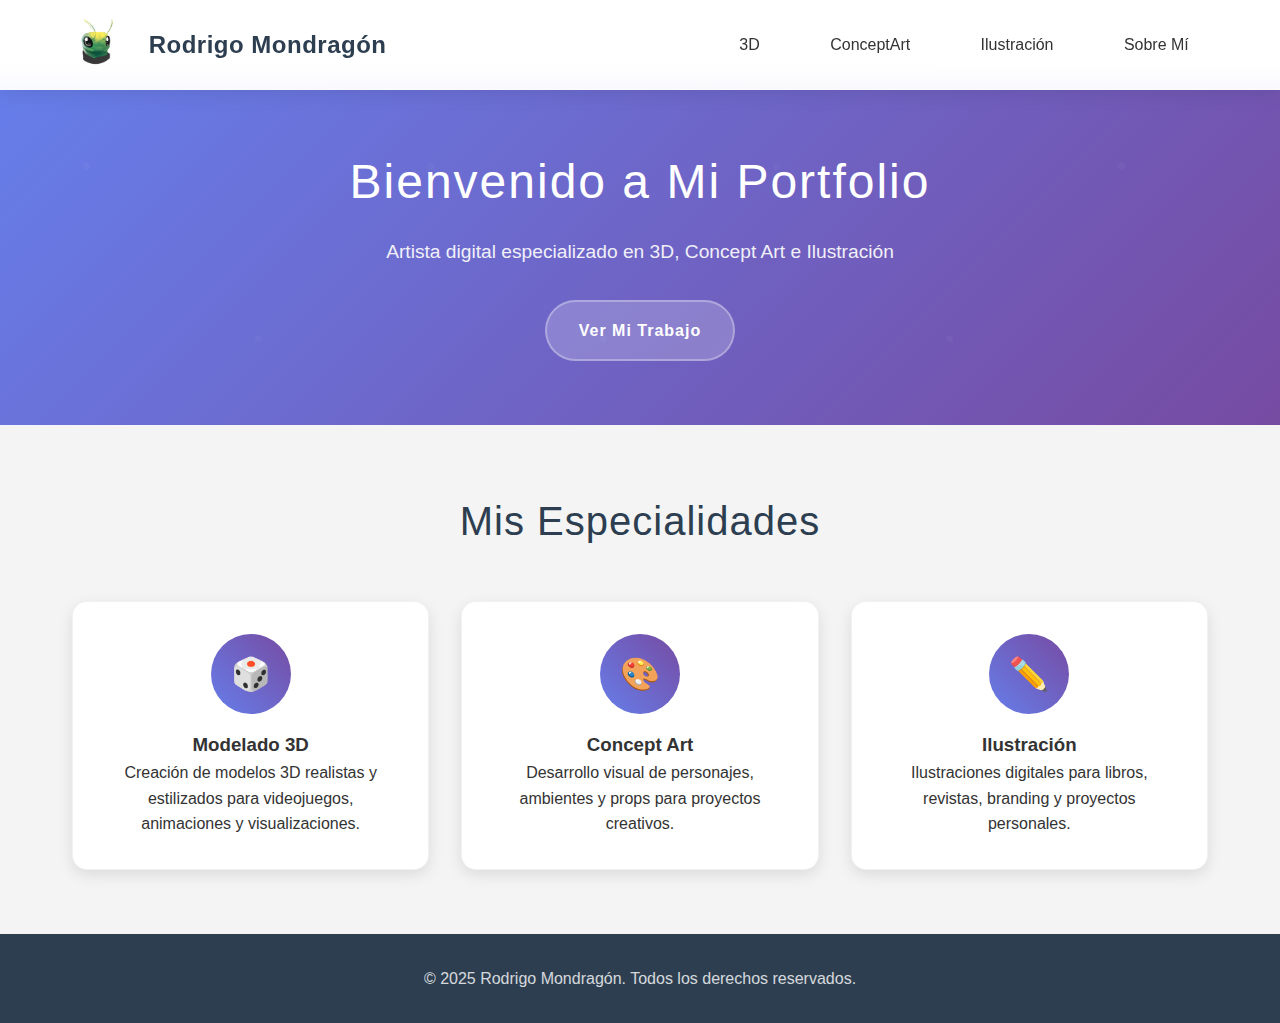
<file: Mi portfolio/Index.html>
<!DOCTYPE html>
<html lang="es">
<head>
    <meta charset="UTF-8">
    <meta name="viewport" content="width=device-width, initial-scale=1.0">
    <title>Mi Portfolio - Artista Digital</title>
    <link rel="stylesheet" href="css/estilos.css">
</head>
<body>
    <!-- El menú se inserta automáticamente aquí -->

    <!-- CONTENIDO PRINCIPAL -->
    <main class="main-content">
        <!-- SECCIÓN HERO -->
        <section class="hero">
            <div class="hero-container">
                <h1>Bienvenido a Mi Portfolio</h1>
                <p>Artista digital especializado en 3D, Concept Art e Ilustración</p>
                <a href="portfolio.html" class="cta-button">Ver Mi Trabajo</a>
            </div>
        </section>

        <!-- SECCIÓN DE SERVICIOS -->
        <section class="section">
            <div class="container">
                <h2 class="section-title">Mis Especialidades</h2>
                <div class="grid">
                    <div class="card">
                        <div class="card-icon">🎲</div>
                        <h3>Modelado 3D</h3>
                        <p>Creación de modelos 3D realistas y estilizados para videojuegos, animaciones y visualizaciones.</p>
                    </div>
                    <div class="card">
                        <div class="card-icon">🎨</div>
                        <h3>Concept Art</h3>
                        <p>Desarrollo visual de personajes, ambientes y props para proyectos creativos.</p>
                    </div>
                    <div class="card">
                        <div class="card-icon">✏️</div>
                        <h3>Ilustración</h3>
                        <p>Ilustraciones digitales para libros, revistas, branding y proyectos personales.</p>
                    </div>
                </div>
            </div>
        </section>
    </main>

    <!-- El footer se inserta automáticamente aquí -->
    
    <script src="js/menu.js"></script>
</body>
</html>
</file>
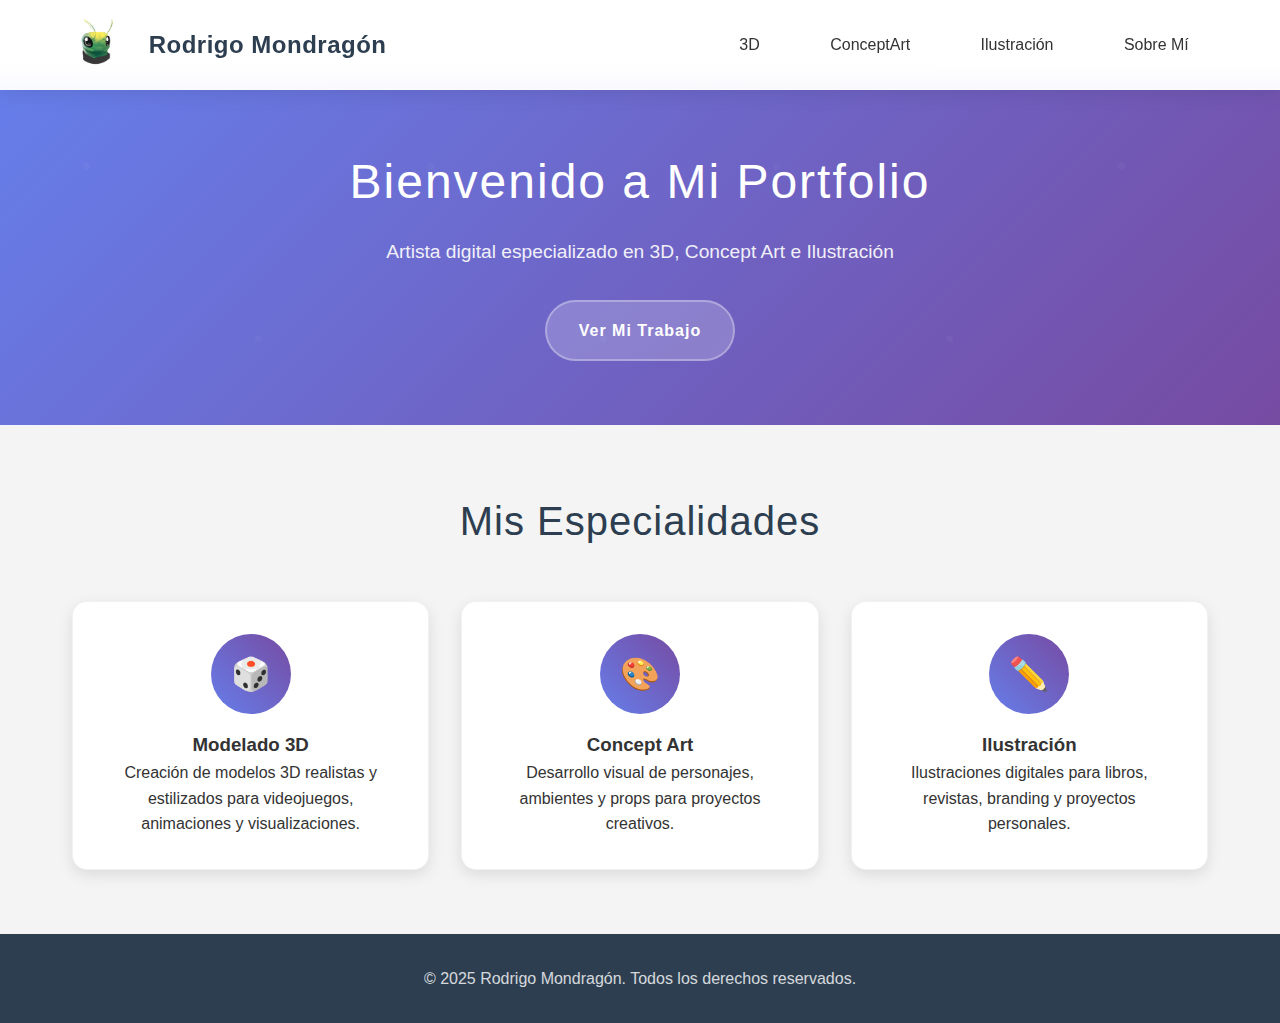
<file: Mi portfolio/index.html>
<!DOCTYPE html>
<html lang="es">
<head>
    <meta charset="UTF-8">
    <meta name="viewport" content="width=device-width, initial-scale=1.0">
    <title>Mi Portfolio - Artista Digital</title>
    <link rel="stylesheet" href="css/estilos.css">
</head>
<body>
    <!-- El menú se inserta automáticamente aquí -->

    <!-- CONTENIDO PRINCIPAL -->
    <main class="main-content">
        <!-- SECCIÓN HERO -->
        <section class="hero">
            <div class="hero-container">
                <h1>Bienvenido a Mi Portfolio</h1>
                <p>Artista digital especializado en 3D, Concept Art e Ilustración</p>
                <a href="portfolio.html" class="cta-button">Ver Mi Trabajo</a>
            </div>
        </section>

        <!-- SECCIÓN DE SERVICIOS -->
        <section class="section">
            <div class="container">
                <h2 class="section-title">Mis Especialidades</h2>
                <div class="grid">
                    <div class="card">
                        <div class="card-icon">🎲</div>
                        <h3>Modelado 3D</h3>
                        <p>Creación de modelos 3D realistas y estilizados para videojuegos, animaciones y visualizaciones.</p>
                    </div>
                    <div class="card">
                        <div class="card-icon">🎨</div>
                        <h3>Concept Art</h3>
                        <p>Desarrollo visual de personajes, ambientes y props para proyectos creativos.</p>
                    </div>
                    <div class="card">
                        <div class="card-icon">✏️</div>
                        <h3>Ilustración</h3>
                        <p>Ilustraciones digitales para libros, revistas, branding y proyectos personales.</p>
                    </div>
                </div>
            </div>
        </section>
    </main>

    <!-- El footer se inserta automáticamente aquí -->
    
    <script src="js/menu.js"></script>
</body>
</html>
</file>
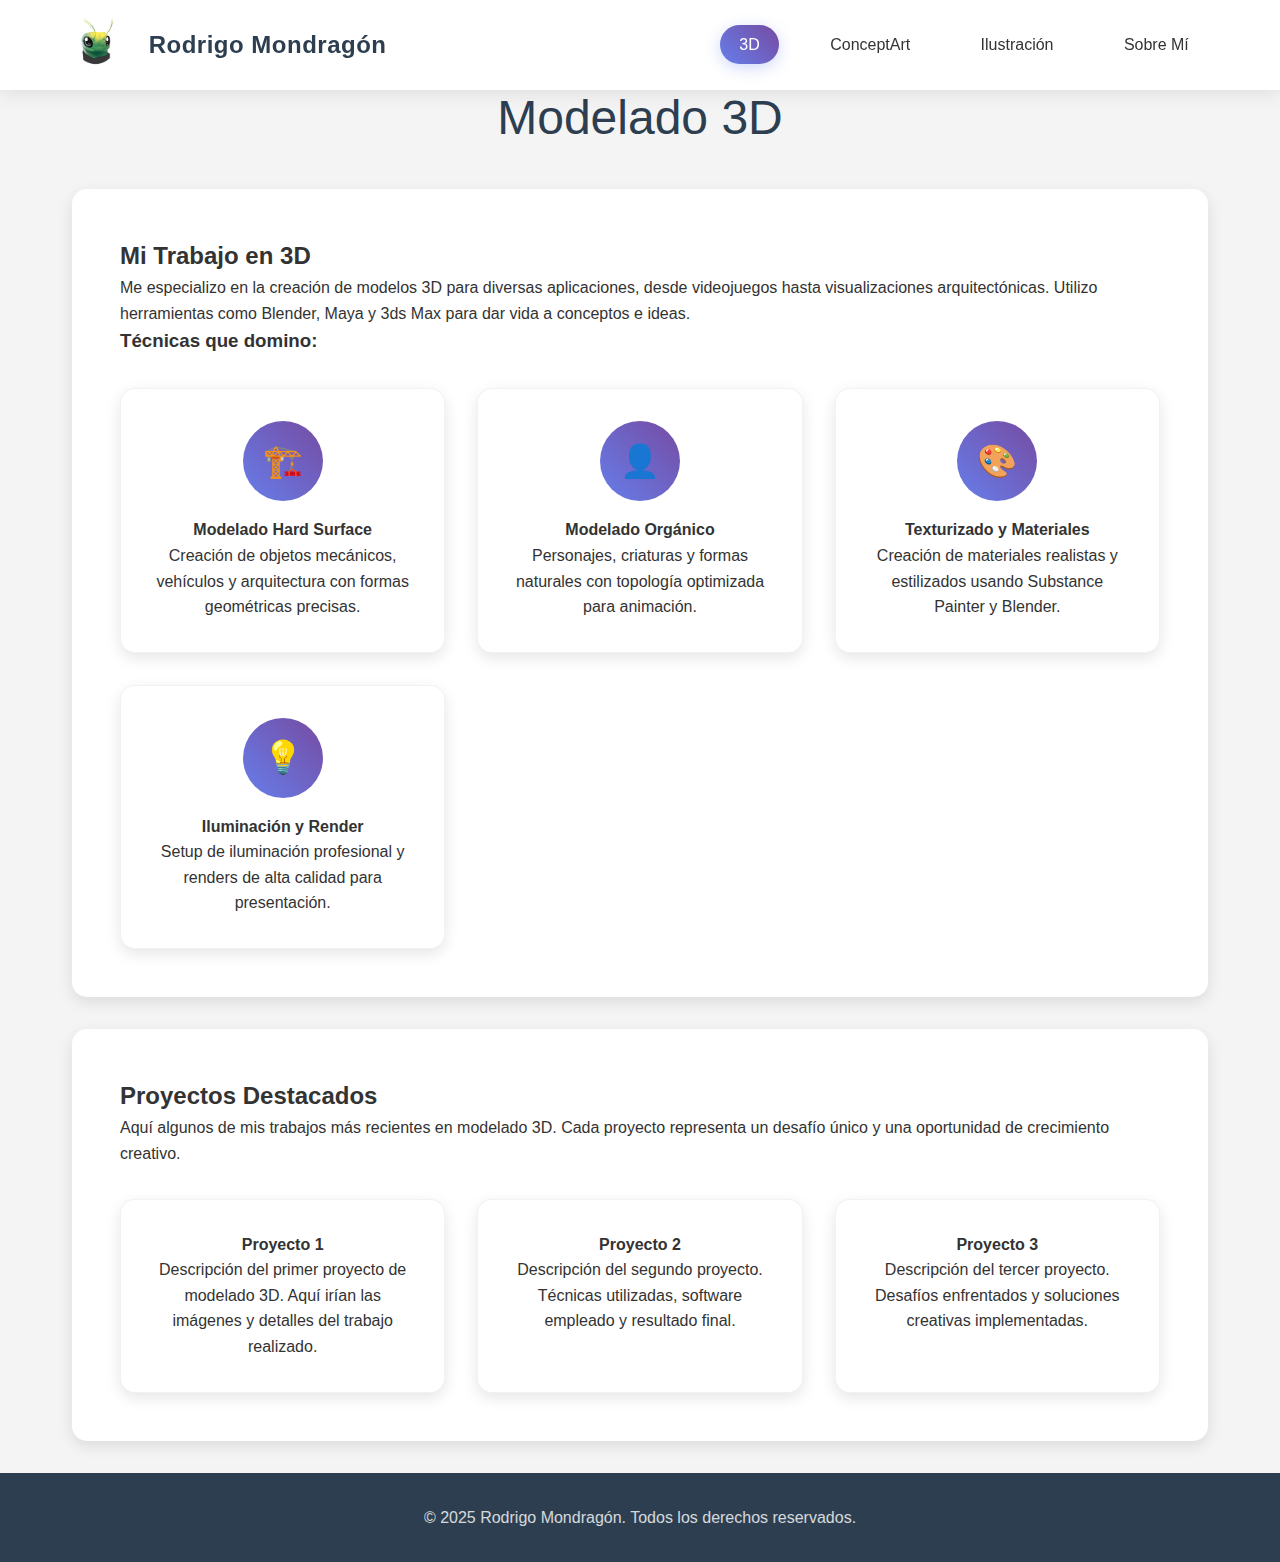
<file: Mi portfolio/3d.html>
<!DOCTYPE html>
<html lang="es">
<head>
    <meta charset="UTF-8">
    <meta name="viewport" content="width=device-width, initial-scale=1.0">
    <title>Modelado 3D - Mi Portfolio</title>
    <link rel="stylesheet" href="css/estilos.css">
</head>
<body>
    <!-- El menú se inserta automáticamente aquí -->

    <!-- CONTENIDO PRINCIPAL -->
    <main class="main-content">
        <div class="container">
            <h1 class="page-title">Modelado 3D</h1>
            
            <div class="content-section">
                <h2>Mi Trabajo en 3D</h2>
                <p>Me especializo en la creación de modelos 3D para diversas aplicaciones, desde videojuegos hasta visualizaciones arquitectónicas. Utilizo herramientas como Blender, Maya y 3ds Max para dar vida a conceptos e ideas.</p>
                
                <h3>Técnicas que domino:</h3>
                <div class="grid">
                    <div class="card">
                        <div class="card-icon">🏗️</div>
                        <h4>Modelado Hard Surface</h4>
                        <p>Creación de objetos mecánicos, vehículos y arquitectura con formas geométricas precisas.</p>
                    </div>
                    <div class="card">
                        <div class="card-icon">👤</div>
                        <h4>Modelado Orgánico</h4>
                        <p>Personajes, criaturas y formas naturales con topología optimizada para animación.</p>
                    </div>
                    <div class="card">
                        <div class="card-icon">🎨</div>
                        <h4>Texturizado y Materiales</h4>
                        <p>Creación de materiales realistas y estilizados usando Substance Painter y Blender.</p>
                    </div>
                    <div class="card">
                        <div class="card-icon">💡</div>
                        <h4>Iluminación y Render</h4>
                        <p>Setup de iluminación profesional y renders de alta calidad para presentación.</p>
                    </div>
                </div>
            </div>

            <div class="content-section">
                <h2>Proyectos Destacados</h2>
                <p>Aquí algunos de mis trabajos más recientes en modelado 3D. Cada proyecto representa un desafío único y una oportunidad de crecimiento creativo.</p>
                
                <div class="grid">
                    <div class="card">
                        <h4>Proyecto 1</h4>
                        <p>Descripción del primer proyecto de modelado 3D. Aquí irían las imágenes y detalles del trabajo realizado.</p>
                    </div>
                    <div class="card">
                        <h4>Proyecto 2</h4>
                        <p>Descripción del segundo proyecto. Técnicas utilizadas, software empleado y resultado final.</p>
                    </div>
                    <div class="card">
                        <h4>Proyecto 3</h4>
                        <p>Descripción del tercer proyecto. Desafíos enfrentados y soluciones creativas implementadas.</p>
                    </div>
                </div>
            </div>
        </div>
    </main>

    <!-- El footer se inserta automáticamente aquí -->
    
    <script src="js/menu.js"></script>
</body>
</html>
</file>
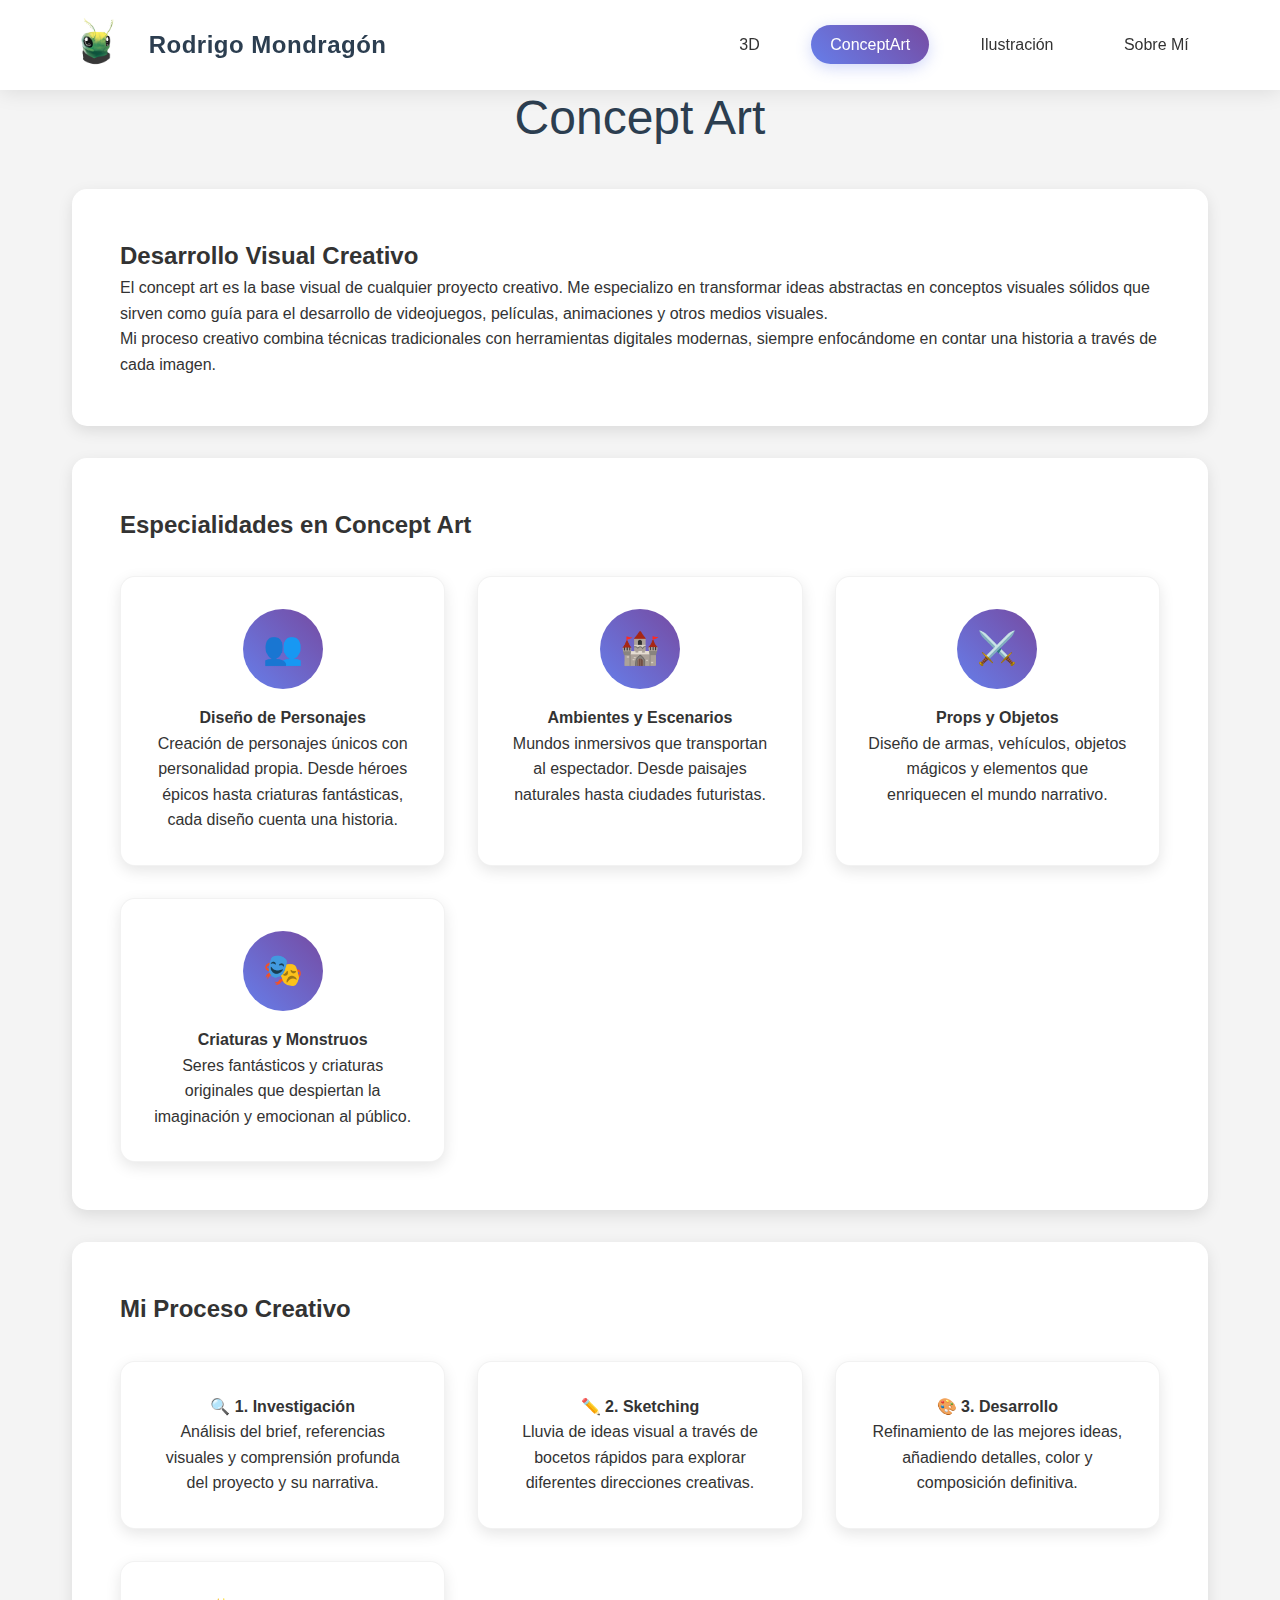
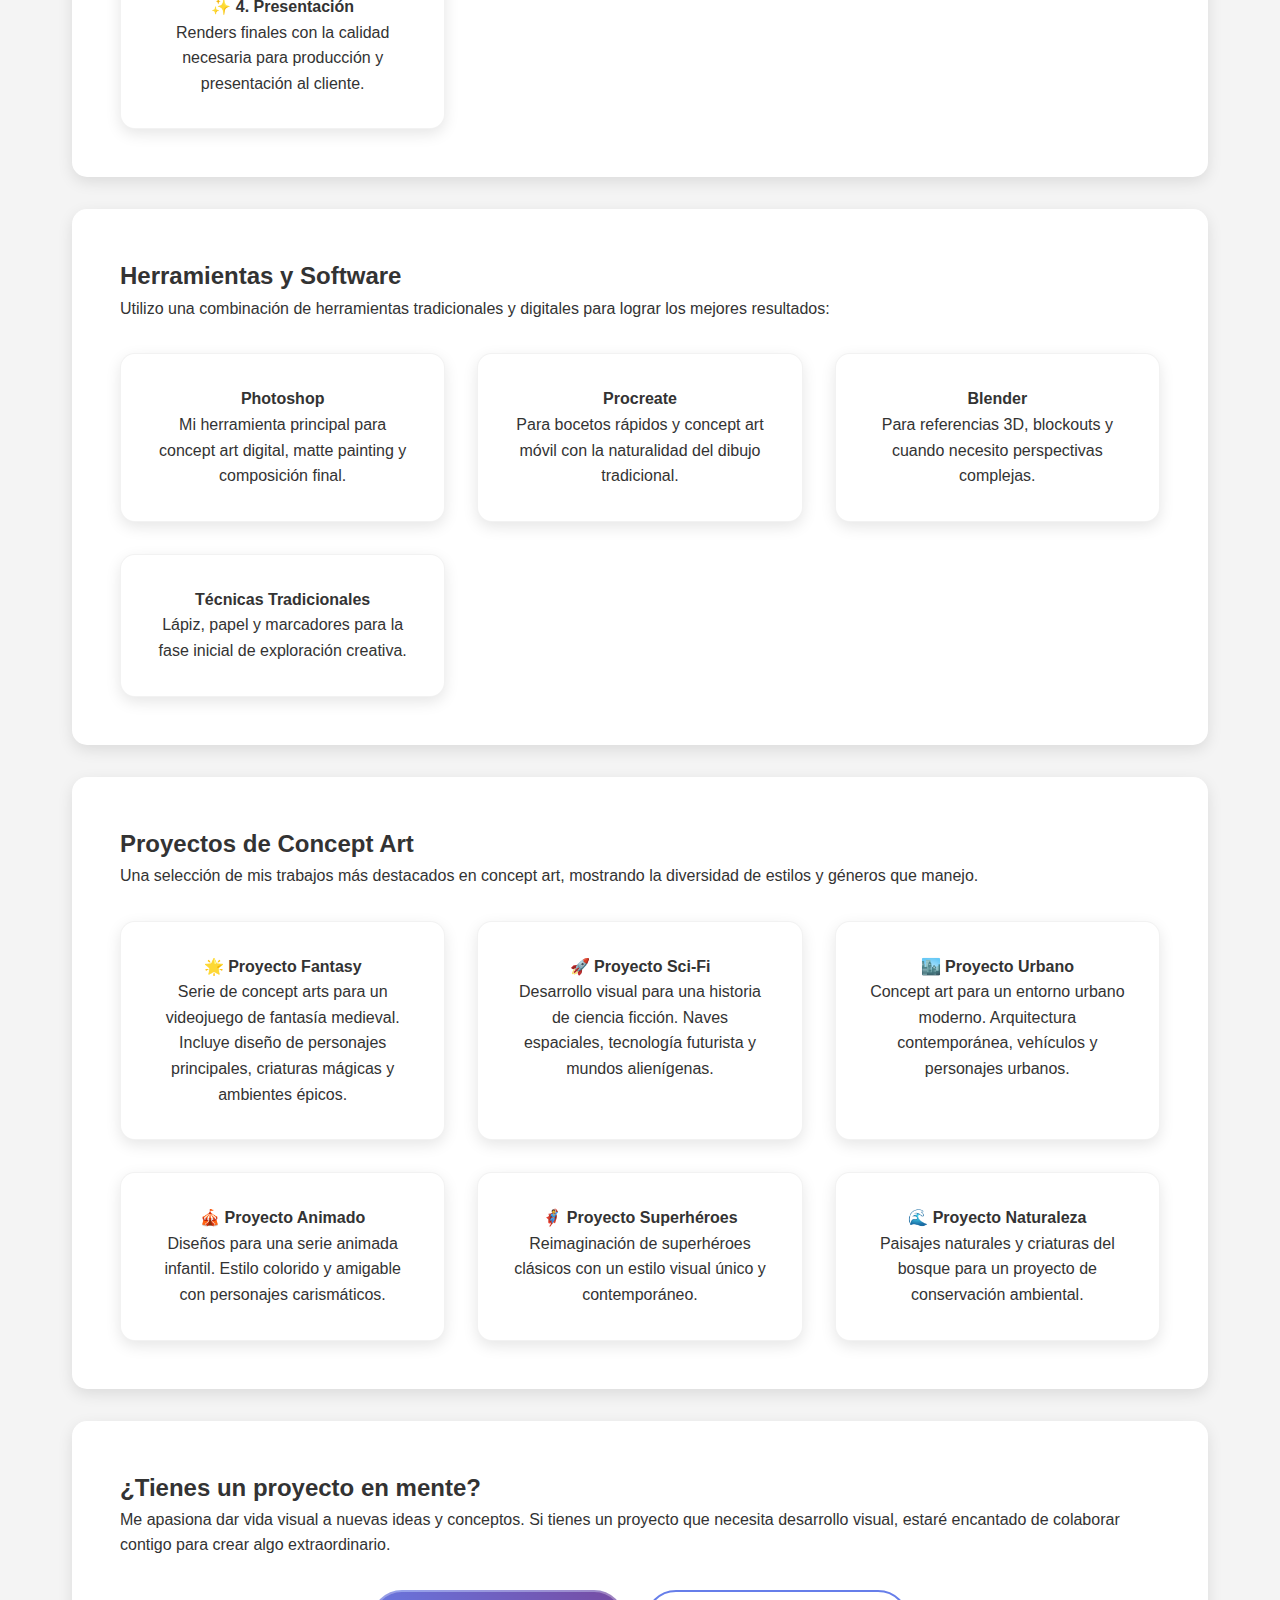
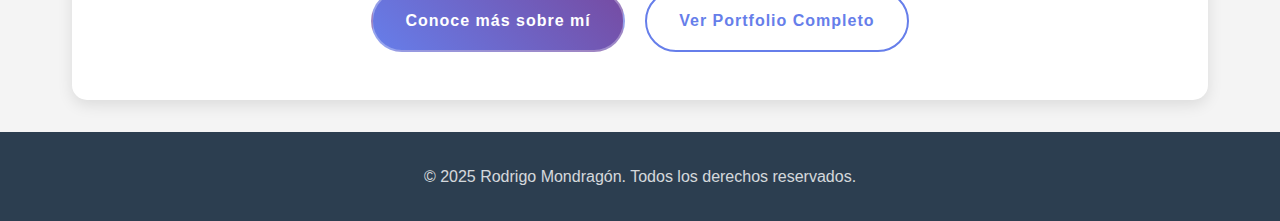
<file: Mi portfolio/concept-art.html>
<!DOCTYPE html>
<html lang="es">
<head>
    <meta charset="UTF-8">
    <meta name="viewport" content="width=device-width, initial-scale=1.0">
    <title>Concept Art - Mi Portfolio</title>
    <link rel="stylesheet" href="css/estilos.css">
</head>
<body>
    <!-- El menú se inserta automáticamente aquí -->

    <!-- CONTENIDO PRINCIPAL -->
    <main class="main-content">
        <div class="container">
            <h1 class="page-title">Concept Art</h1>
            
            <div class="content-section">
                <h2>Desarrollo Visual Creativo</h2>
                <p>El concept art es la base visual de cualquier proyecto creativo. Me especializo en transformar ideas abstractas en conceptos visuales sólidos que sirven como guía para el desarrollo de videojuegos, películas, animaciones y otros medios visuales.</p>
                
                <p>Mi proceso creativo combina técnicas tradicionales con herramientas digitales modernas, siempre enfocándome en contar una historia a través de cada imagen.</p>
            </div>

            <div class="content-section">
                <h2>Especialidades en Concept Art</h2>
                <div class="grid">
                    <div class="card">
                        <div class="card-icon">👥</div>
                        <h4>Diseño de Personajes</h4>
                        <p>Creación de personajes únicos con personalidad propia. Desde héroes épicos hasta criaturas fantásticas, cada diseño cuenta una historia.</p>
                    </div>
                    <div class="card">
                        <div class="card-icon">🏰</div>
                        <h4>Ambientes y Escenarios</h4>
                        <p>Mundos inmersivos que transportan al espectador. Desde paisajes naturales hasta ciudades futuristas.</p>
                    </div>
                    <div class="card">
                        <div class="card-icon">⚔️</div>
                        <h4>Props y Objetos</h4>
                        <p>Diseño de armas, vehículos, objetos mágicos y elementos que enriquecen el mundo narrativo.</p>
                    </div>
                    <div class="card">
                        <div class="card-icon">🎭</div>
                        <h4>Criaturas y Monstruos</h4>
                        <p>Seres fantásticos y criaturas originales que despiertan la imaginación y emocionan al público.</p>
                    </div>
                </div>
            </div>

            <div class="content-section">
                <h2>Mi Proceso Creativo</h2>
                <div class="grid">
                    <div class="card">
                        <h4>🔍 1. Investigación</h4>
                        <p>Análisis del brief, referencias visuales y comprensión profunda del proyecto y su narrativa.</p>
                    </div>
                    <div class="card">
                        <h4>✏️ 2. Sketching</h4>
                        <p>Lluvia de ideas visual a través de bocetos rápidos para explorar diferentes direcciones creativas.</p>
                    </div>
                    <div class="card">
                        <h4>🎨 3. Desarrollo</h4>
                        <p>Refinamiento de las mejores ideas, añadiendo detalles, color y composición definitiva.</p>
                    </div>
                    <div class="card">
                        <h4>✨ 4. Presentación</h4>
                        <p>Renders finales con la calidad necesaria para producción y presentación al cliente.</p>
                    </div>
                </div>
            </div>

            <div class="content-section">
                <h2>Herramientas y Software</h2>
                <p>Utilizo una combinación de herramientas tradicionales y digitales para lograr los mejores resultados:</p>
                
                <div class="grid">
                    <div class="card">
                        <h4>Photoshop</h4>
                        <p>Mi herramienta principal para concept art digital, matte painting y composición final.</p>
                    </div>
                    <div class="card">
                        <h4>Procreate</h4>
                        <p>Para bocetos rápidos y concept art móvil con la naturalidad del dibujo tradicional.</p>
                    </div>
                    <div class="card">
                        <h4>Blender</h4>
                        <p>Para referencias 3D, blockouts y cuando necesito perspectivas complejas.</p>
                    </div>
                    <div class="card">
                        <h4>Técnicas Tradicionales</h4>
                        <p>Lápiz, papel y marcadores para la fase inicial de exploración creativa.</p>
                    </div>
                </div>
            </div>

            <div class="content-section">
                <h2>Proyectos de Concept Art</h2>
                <p>Una selección de mis trabajos más destacados en concept art, mostrando la diversidad de estilos y géneros que manejo.</p>
                
                <div class="grid">
                    <div class="card">
                        <h4>🌟 Proyecto Fantasy</h4>
                        <p>Serie de concept arts para un videojuego de fantasía medieval. Incluye diseño de personajes principales, criaturas mágicas y ambientes épicos.</p>
                    </div>
                    <div class="card">
                        <h4>🚀 Proyecto Sci-Fi</h4>
                        <p>Desarrollo visual para una historia de ciencia ficción. Naves espaciales, tecnología futurista y mundos alienígenas.</p>
                    </div>
                    <div class="card">
                        <h4>🏙️ Proyecto Urbano</h4>
                        <p>Concept art para un entorno urbano moderno. Arquitectura contemporánea, vehículos y personajes urbanos.</p>
                    </div>
                    <div class="card">
                        <h4>🎪 Proyecto Animado</h4>
                        <p>Diseños para una serie animada infantil. Estilo colorido y amigable con personajes carismáticos.</p>
                    </div>
                    <div class="card">
                        <h4>🦸 Proyecto Superhéroes</h4>
                        <p>Reimaginación de superhéroes clásicos con un estilo visual único y contemporáneo.</p>
                    </div>
                    <div class="card">
                        <h4>🌊 Proyecto Naturaleza</h4>
                        <p>Paisajes naturales y criaturas del bosque para un proyecto de conservación ambiental.</p>
                    </div>
                </div>
            </div>

            <div class="content-section">
                <h2>¿Tienes un proyecto en mente?</h2>
                <p>Me apasiona dar vida visual a nuevas ideas y conceptos. Si tienes un proyecto que necesita desarrollo visual, estaré encantado de colaborar contigo para crear algo extraordinario.</p>
                
                <div style="text-align: center; margin-top: 2rem;">
                    <a href="sobre-mi.html" class="cta-button" style="display: inline-block; background: linear-gradient(45deg, #667eea 0%, #764ba2 100%); color: white; padding: 1rem 2rem; text-decoration: none; border-radius: 50px; margin-right: 1rem;">Conoce más sobre mí</a>
                    <a href="portfolio.html" class="cta-button" style="display: inline-block; background: transparent; color: #667eea; padding: 1rem 2rem; text-decoration: none; border-radius: 50px; border: 2px solid #667eea;">Ver Portfolio Completo</a>
                </div>
            </div>
        </div>
    </main>

    <!-- El footer se inserta automáticamente aquí -->
    
    <script src="js/menu.js"></script>
</body>
</html>
</file>
<file: Mi portfolio/css/estilos.css>
/* RESET Y BASE */
* {
    margin: 0;
    padding: 0;
    box-sizing: border-box;
}

body {
    font-family: 'Arial', sans-serif;
    line-height: 1.6;
    color: #333;
    background: #f4f4f4;
}

/* MENÚ SUPERIOR FIJO */
.navbar {
    position: fixed;
    top: 0;
    left: 0;
    width: 100%;
    background: rgba(255, 255, 255, 0.95);
    backdrop-filter: blur(10px);
    box-shadow: 0 2px 20px rgba(0,0,0,0.1);
    z-index: 1000;
    padding: 0;
}

.nav-container {
    max-width: 1200px;
    margin: 0 auto;
    display: flex;
    align-items: center;
    padding: 1rem 2rem;
    gap: 2rem;
}

/* LOGO COMO BOTÓN */
.logo-button {
    display: block;
    transition: all 0.3s ease;
}

.logo-button:hover {
    transform: scale(1.55);
}

.logo-image {
    height: 50px;
    width: auto;
    transition: all 0.3s ease;
}

/* NOMBRE */
.name {
    font-size: 1.5rem;
    font-weight: 600;
    color: #2c3e50;
    letter-spacing: 0.5px;
    margin-right: auto;
}

/* MENÚ DE NAVEGACIÓN */
.nav-menu {
    display: flex;
    list-style: none;
    gap: 2rem;
    margin: 0;
    padding: 0;
}

.nav-link {
    text-decoration: none;
    color: #333;
    font-weight: 500;
    padding: 0.7rem 1.2rem;
    border-radius: 25px;
    transition: all 0.3s ease;
    font-size: 1rem;
}

.nav-link:hover {
    color: #667eea;
    background: rgba(102, 126, 234, 0.1);
    transform: translateY(-2px);
}

.nav-link.active {
    color: white;
    background: linear-gradient(45deg, #667eea 0%, #764ba2 100%);
    box-shadow: 0 4px 15px rgba(102, 126, 234, 0.3);
}

/* MENÚ MÓVIL */
.hamburger {
    display: none;
    flex-direction: column;
    cursor: pointer;
    background: none;
    border: none;
    padding: 5px;
}

.hamburger span {
    width: 25px;
    height: 3px;
    background: #333;
    margin: 3px 0;
    transition: all 0.3s ease;
    border-radius: 2px;
}

.hamburger.active span:nth-child(1) {
    transform: rotate(-45deg) translate(-5px, 6px);
}

.hamburger.active span:nth-child(2) {
    opacity: 0;
}

.hamburger.active span:nth-child(3) {
    transform: rotate(45deg) translate(-5px, -6px);
}

/* CONTENIDO PRINCIPAL */
.main-content {
    margin-top: 80px;
    min-height: calc(100vh - 80px);
}

.hero {
    background: linear-gradient(135deg, #667eea 0%, #764ba2 100%);
    color: white;
    padding: 4rem 0;
    text-align: center;
    position: relative;
    overflow: hidden;
}

.hero::before {
    content: '';
    position: absolute;
    top: 0;
    left: 0;
    right: 0;
    bottom: 0;
    background: url('data:image/svg+xml,<svg xmlns="http://www.w3.org/2000/svg" viewBox="0 0 100 100"><defs><pattern id="grain" width="100" height="100" patternUnits="userSpaceOnUse"><circle cx="25" cy="25" r="1" fill="white" opacity="0.1"/><circle cx="75" cy="75" r="1" fill="white" opacity="0.1"/></pattern></defs><rect width="100" height="100" fill="url(%23grain)"/></svg>');
    opacity: 0.3;
}

.hero-container {
    max-width: 1200px;
    margin: 0 auto;
    padding: 0 2rem;
    position: relative;
    z-index: 1;
}

.hero h1 {
    font-size: 3rem;
    margin-bottom: 1rem;
    animation: fadeInUp 1s ease;
    font-weight: 300;
    letter-spacing: 2px;
}

.hero p {
    font-size: 1.2rem;
    margin-bottom: 2rem;
    opacity: 0.9;
    animation: fadeInUp 1s ease 0.3s both;
    max-width: 600px;
    margin-left: auto;
    margin-right: auto;
}

.cta-button {
    display: inline-block;
    background: rgba(255, 255, 255, 0.2);
    color: white;
    padding: 1rem 2rem;
    text-decoration: none;
    border-radius: 50px;
    border: 2px solid rgba(255, 255, 255, 0.3);
    transition: all 0.3s ease;
    animation: fadeInUp 1s ease 0.6s both;
    font-weight: 600;
    letter-spacing: 1px;
}

.cta-button:hover {
    background: white;
    color: #667eea;
    transform: translateY(-3px);
    box-shadow: 0 10px 25px rgba(0,0,0,0.2);
}

/* SECCIONES */
.section {
    padding: 4rem 0;
}

.container {
    max-width: 1200px;
    margin: 0 auto;
    padding: 0 2rem;
}

.section-title {
    text-align: center;
    font-size: 2.5rem;
    margin-bottom: 3rem;
    color: #2c3e50;
    font-weight: 300;
    letter-spacing: 1px;
}

.page-title {
    text-align: center;
    font-size: 3rem;
    margin: 2rem 0;
    color: #2c3e50;
    font-weight: 300;
}

.grid {
    display: grid;
    grid-template-columns: repeat(auto-fit, minmax(300px, 1fr));
    gap: 2rem;
    margin-top: 2rem;
}

.card {
    background: white;
    padding: 2rem;
    border-radius: 15px;
    box-shadow: 0 5px 15px rgba(0,0,0,0.1);
    transition: all 0.3s ease;
    text-align: center;
    border: 1px solid rgba(0,0,0,0.05);
}

.card:hover {
    transform: translateY(-10px);
    box-shadow: 0 15px 30px rgba(0,0,0,0.15);
}

.card-icon {
    width: 80px;
    height: 80px;
    background: linear-gradient(45deg, #667eea 0%, #764ba2 100%);
    border-radius: 50%;
    display: flex;
    align-items: center;
    justify-content: center;
    margin: 0 auto 1rem;
    color: white;
    font-size: 2rem;
}

.content-section {
    background: white;
    margin: 2rem 0;
    padding: 3rem;
    border-radius: 15px;
    box-shadow: 0 5px 15px rgba(0,0,0,0.1);
}

/* PIE DE PÁGINA */
.footer {
    background: #2c3e50;
    color: white;
    text-align: center;
    padding: 2rem 0;
    margin-top: auto;
}

.footer p {
    margin: 0;
    opacity: 0.8;
}

/* ANIMACIONES */
@keyframes fadeInUp {
    from {
        opacity: 0;
        transform: translateY(30px);
    }
    to {
        opacity: 1;
        transform: translateY(0);
    }
}

@keyframes fadeIn {
    from {
        opacity: 0;
    }
    to {
        opacity: 1;
    }
}

/* RESPONSIVE */
@media (max-width: 768px) {
    .hamburger {
        display: flex;
    }

    .nav-container {
        padding: 1rem;
    }

    .name {
        font-size: 1.2rem;
        margin-right: 1rem;
    }

    .logo-image {
        height: 40px;
    }

    .nav-menu {
        position: fixed;
        left: -100%;
        top: 80px;
        flex-direction: column;
        background: rgba(255, 255, 255, 0.98);
        backdrop-filter: blur(10px);
        width: 100%;
        text-align: center;
        transition: all 0.3s ease;
        box-shadow: 0 10px 27px rgba(0,0,0,0.1);
        padding: 2rem 0;
        gap: 0.5rem;
    }

    .nav-menu.active {
        left: 0;
    }

    .hero h1 {
        font-size: 2.5rem;
    }

    .page-title {
        font-size: 2.5rem;
    }

    .section-title {
        font-size: 2rem;
    }

    .hero-container {
        padding: 0 1rem;
    }

    .content-section {
        padding: 2rem 1.5rem;
    }
}

@media (max-width: 480px) {
    .hero h1 {
        font-size: 2rem;
    }
    
    .page-title {
        font-size: 2rem;
        margin: 1rem 0;
    }
    
    .cta-button {
        padding: 0.8rem 1.5rem;
    }
}
</file>
